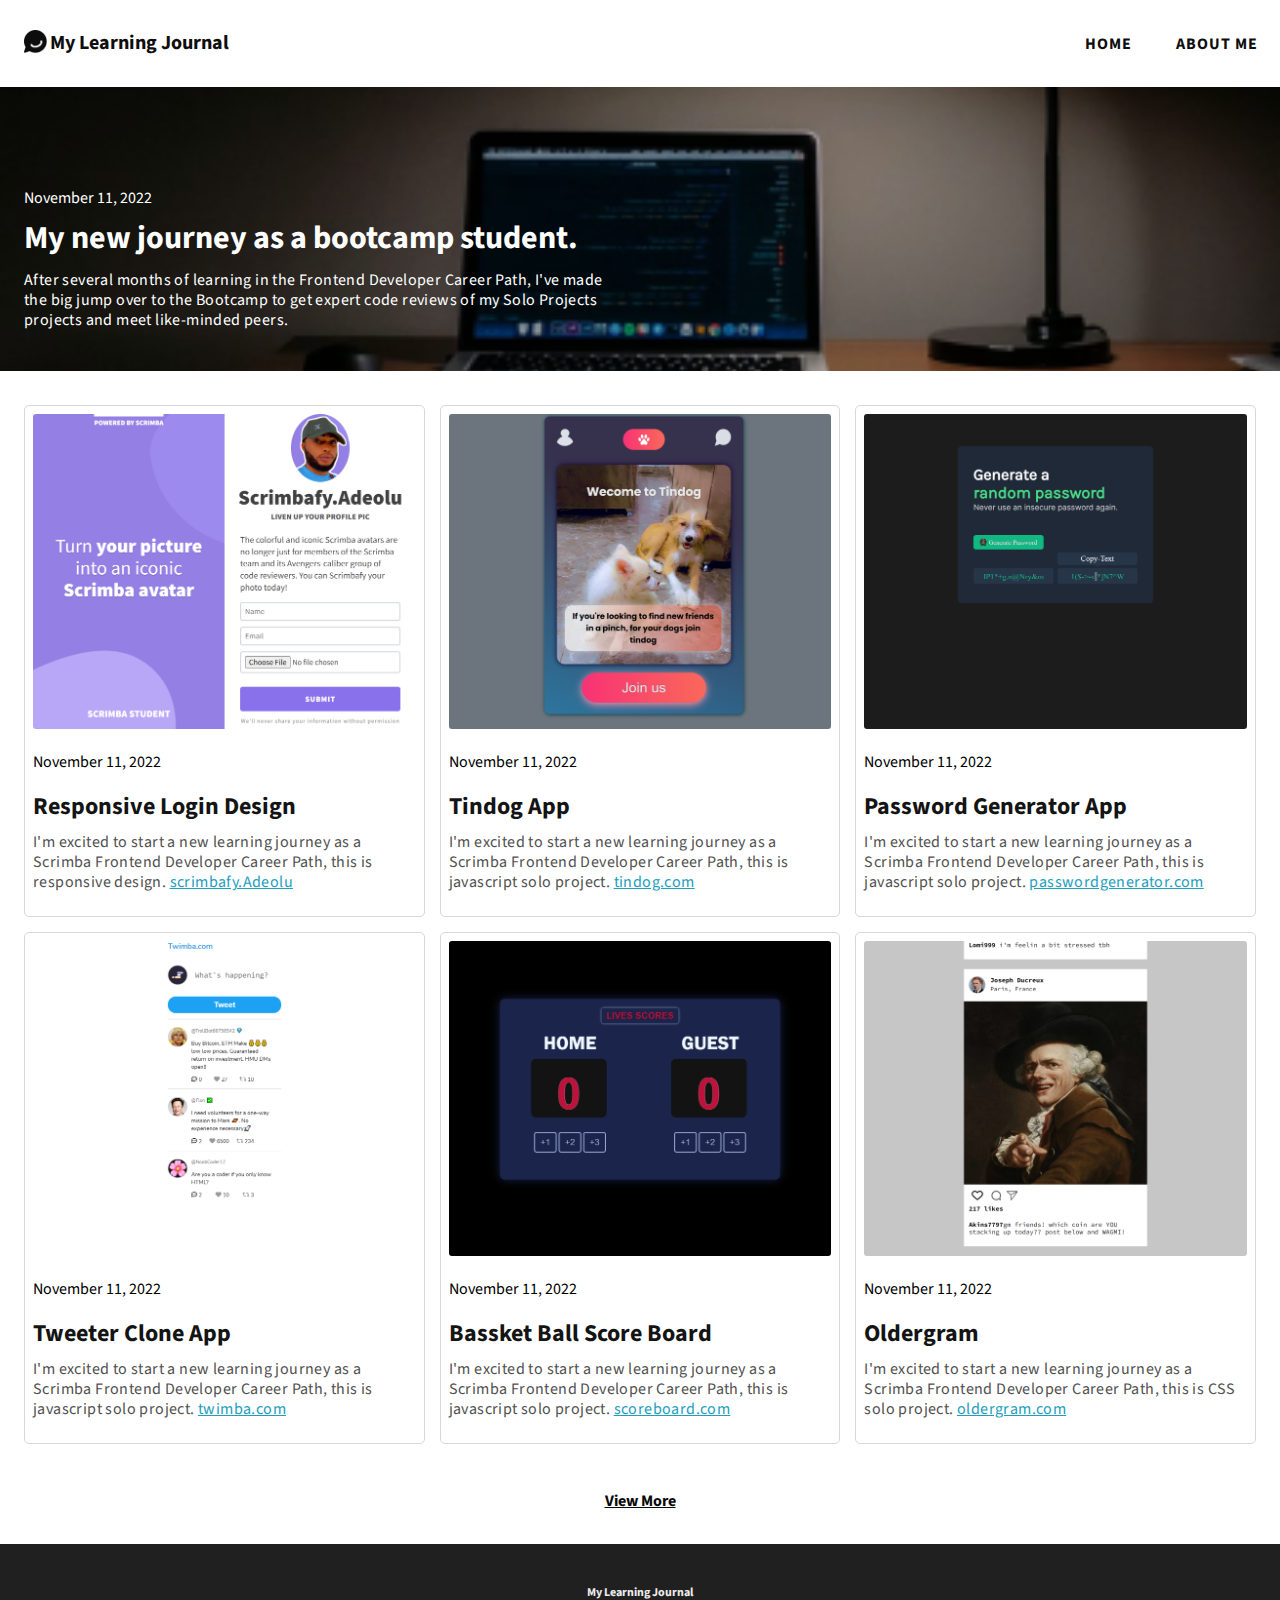
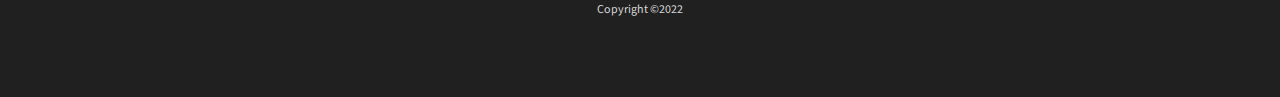
<file: index.html>
<!DOCTYPE html>
<html lang="en">
<head>
    <meta charset="UTF-8">
    <meta http-equiv="X-UA-Compatible" content="IE=edge">
    <meta name="viewport" content="width=device-width, initial-scale=1.0">
    <link rel="stylesheet" href="styles.css">
    <link rel="icon" href="img/favicon.ico" type="image/x-icon">
    <title>Learning Journal</title>
    <link href="https://fonts.googleapis.com/css2?family=Source+Sans+Pro:wght@300;400;700&display=swap" rel="stylesheet">
    <link rel="stylesheet" href="https://cdnjs.cloudflare.com/ajax/libs/font-awesome/6.2.1/css/all.min.css" 
        integrity="sha512-MV7K8+y+gLIBoVD59lQIYicR65iaqukzvf/nwasF0nqhPay5w/9lJmVM2hMDcnK1OnMGCdVK+iQrJ7lzPJQd1w==" 
        crossorigin="anonymous" referrerpolicy="no-referrer"
    >
    
</head>
<body>
    
    <header>
        <div class="logo-con">
            <div class="img-con">
                <img src="img/logo.png" alt="logo" class="logo">
            </div>
            <h1>My Learning Journal</h1>
            <div class="btn-container">
                <span id="open-nav-btn" class="open-nav-btn"><i class="fa-solid fa-bars"></i></span>
            </div>
        </div>
       
        <div class="nav-modal" id="nav-modal">
            <nav>
                <ul>
                    <li><a href="index.html" class="home"><i class="fa-solid fa-house-chimney"></i> home</a></li>
                    <li><a href="user.html"><i class="fa-solid fa-user"></i> about me</a></li>
                </ul>
            </nav>
            <div class="btn-container">
                <span id="close-nav-btn" class="close-nav-btn"><i class="fa-solid fa-xmark"></i></span>
            </div>
            
        </div>
        
    </header>
    <main class="main-content">
        <section>
            <div class="hero-details">
                <div class="hero-con">
                    <p class="date">november 11, 2022</p>
                    <h1 class="hero-text">My new journey as a bootcamp student.</h1>
                    <p class="article-text">
                        After several months of learning
                        in the Frontend Developer Career Path,
                        I've made the big jump over to the Bootcamp
                        to get expert code reviews of my Solo Projects
                        projects and meet like-minded peers.
                    </p>
                </div>
            </div>
        </section>
        <section>
            <div class="article-container">
                <div class="article" id="feed">
                    <img src="img/project1.png" alt="dice-app-img" class="article-img" id="project-img">
                    <p class="date">november 11, 2022</p>
                    <h2 class="article-title">responsive login design</h2>
                    <p class="article-preview-text">
                        I'm excited to start a new learning journey as a
                        Scrimba Frontend Developer Career Path, this is responsive design. 
                        <a href="https://sweet-cocada-997652.netlify.app/" target="_blank"> scrimbafy.Adeolu</a>
                    </p>
                </div>
                <div class="article">
                    <img src="img/project2.png" alt="tindog-app-img" class="article-img" id="project-img">
                    <p class="date">november 11, 2022</p>
                    <h2 class="article-title">tindog app</h2>
                    <p class="article-preview-text">
                        I'm excited to start a new learning journey as a
                        Scrimba Frontend Developer Career Path, this is  javascript solo project.
                        <a href="https://bright-ganache-f2215c.netlify.app/" target="_blank"> tindog.com</a>
                    </p>
    
                </div>
                <div class="article">
                    <img src="img/project3.png" alt="twimba-app-img" class="article-img">
                    <p class="date">november 11, 2022</p>
                    <h2 class="article-title">Password generator app</h2>
                    <p class="article-preview-text">
                        I'm excited to start a new learning journey as a
                        Scrimba Frontend Developer Career Path, this is javascript solo project.
                        <a href="https://password-generator777.netlify.app/" target="_blank"> passwordgenerator.com</a>
                    </p>
                </div>
                <span id="view-more" onclick="viewMoreArticle()" class="view">view more</span>
            </div> 
            <div class="more-blog" id="more-blog">
                    <div class="article">
                        <img src="img/project8.png" alt="dice-app-img" class="article-img">
                        <p class="date">november 11, 2022</p>
                        <h2 class="article-title">tweeter clone app</h2>
                        <p class="article-preview-text">
                            I'm excited to start a new learning journey as a
                            Scrimba Frontend Developer Career Path, this is javascript solo project. 
                            <a href="https://ogbeni-ng.github.io/twitter-clone/" target="_blank"> twimba.com</a>
                        </p>
        
                    </div>
                    <div class="article more">
                        <img src="img/project5.png" alt="tindog-app-img" class="article-img">
                        <p class="date">november 11, 2022</p>
                        <h2 class="article-title">bassket ball score board</h2>
                        <p class="article-preview-text">
                            I'm excited to start a new learning journey as a
                            Scrimba Frontend Developer Career Path, this is javascript solo project.
                            <a href="https://ogbeni-ng.github.io/basketballScoresBoard/" target="_blank"> scoreboard.com</a>
                        </p>
        
                    </div>
                    <div class="article  more">
                        <img src="img/project6.png" alt="twimba-app-img" class="article-img">
                        <p class="date">november 11, 2022</p>
                        <h2 class="article-title">oldergram</h2>
                        <p class="article-preview-text">
                            I'm excited to start a new learning journey as a
                            Scrimba Frontend Developer Career Path, this is CSS solo project.
                            <a href="https://ogbeni-ng.github.io/solo-project-oldergram/" target="_blank"> oldergram.com</a>
                        </p>
        
                    </div>
                </div> 
                <div class="more-con" id="more-articles">
                    <a href="page2.html" class="view-more">view more</a>
                </div>  
        </section>
    </main>
    <footer>
        <h1 class="footer-txt">my learning Journal</h1>
        <p>Copyright ©2022</p>
        <div class="links">
            <a href="https://github.com/OGBENI-NG?tab=repositories"><i class="fa-brands fa-github"></i></a>
            <a href="https://app.netlify.com/teams/ogbeni-ng/sites"><i class="fa-brands fa-battle-net"></i></a>
            <a href="https://twitter.com/MiracleAdeolu"><i class="fa-brands fa-twitter"></i></a>
            <a href="#"><i class="fa-brands fa-linkedin-in"></i></a>
        </div>
    </footer>
    <script src="index.js"></script>
</body>
</html>
</file>
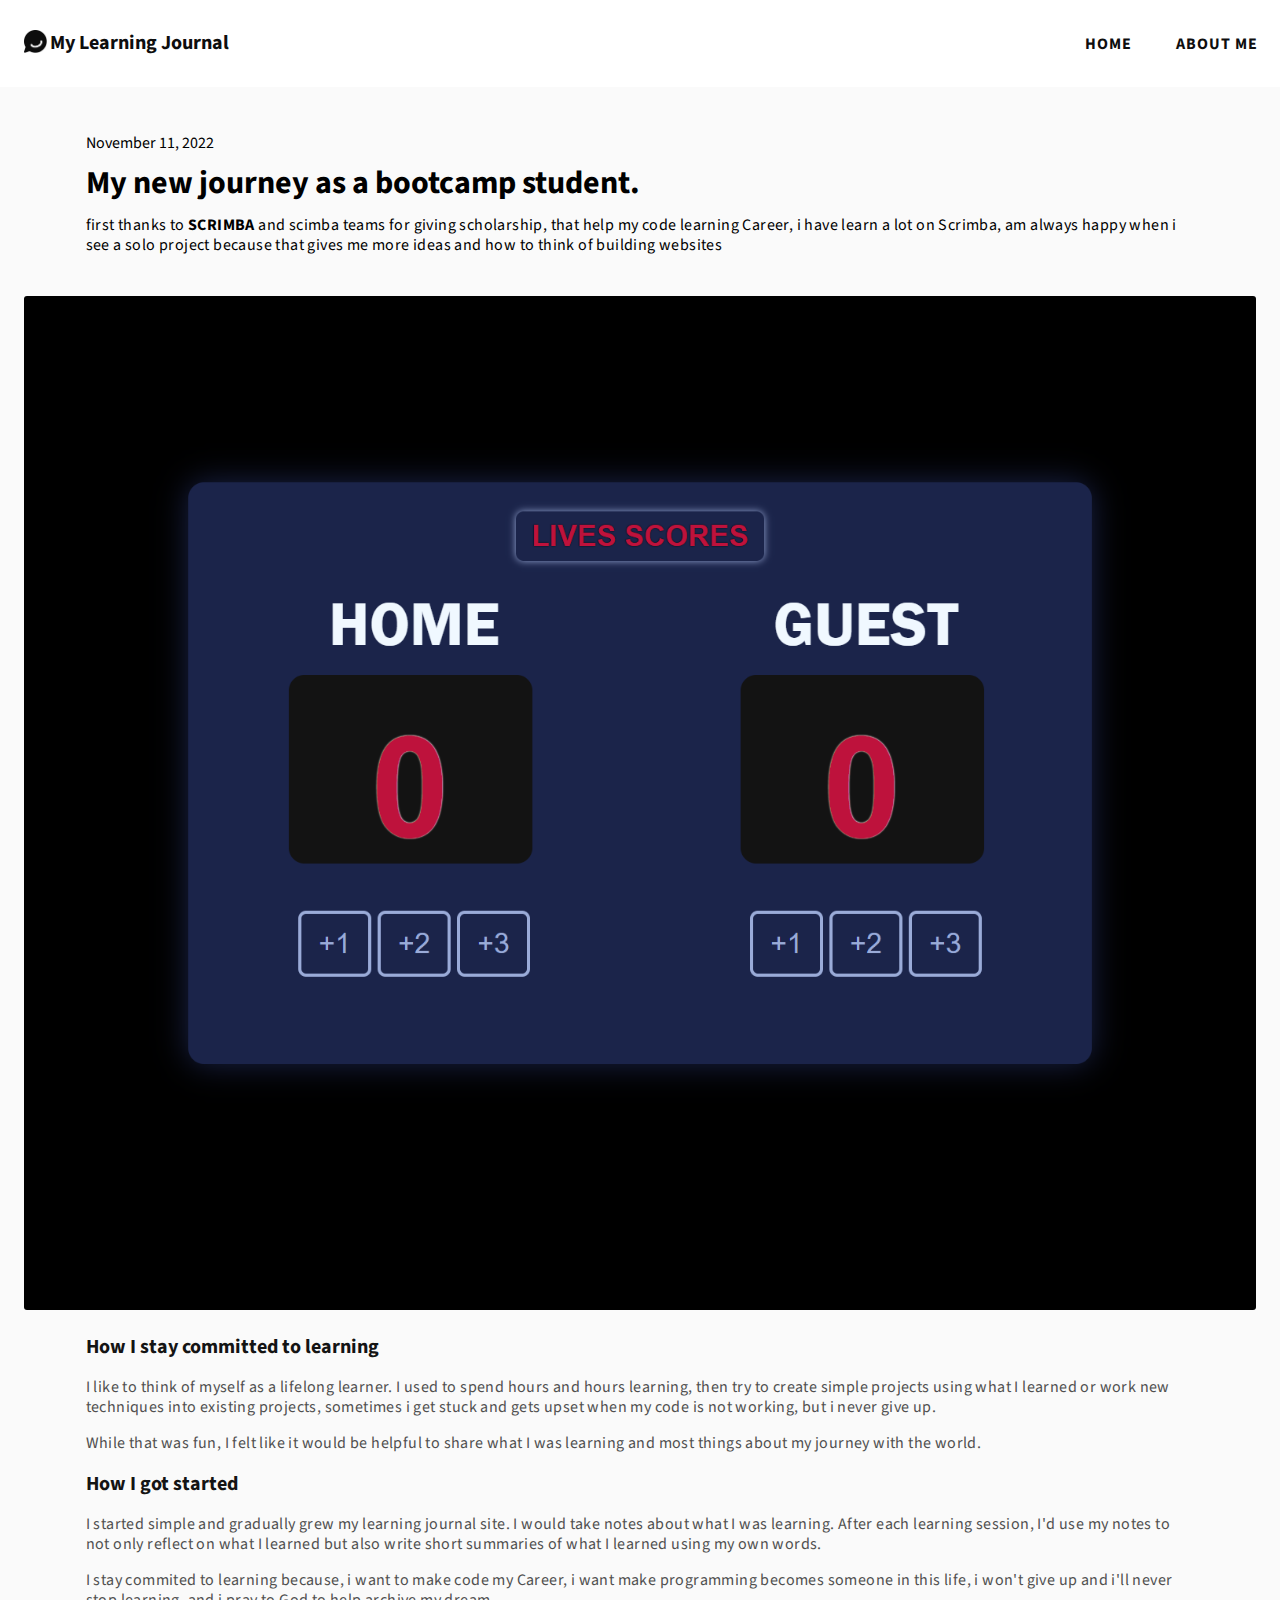
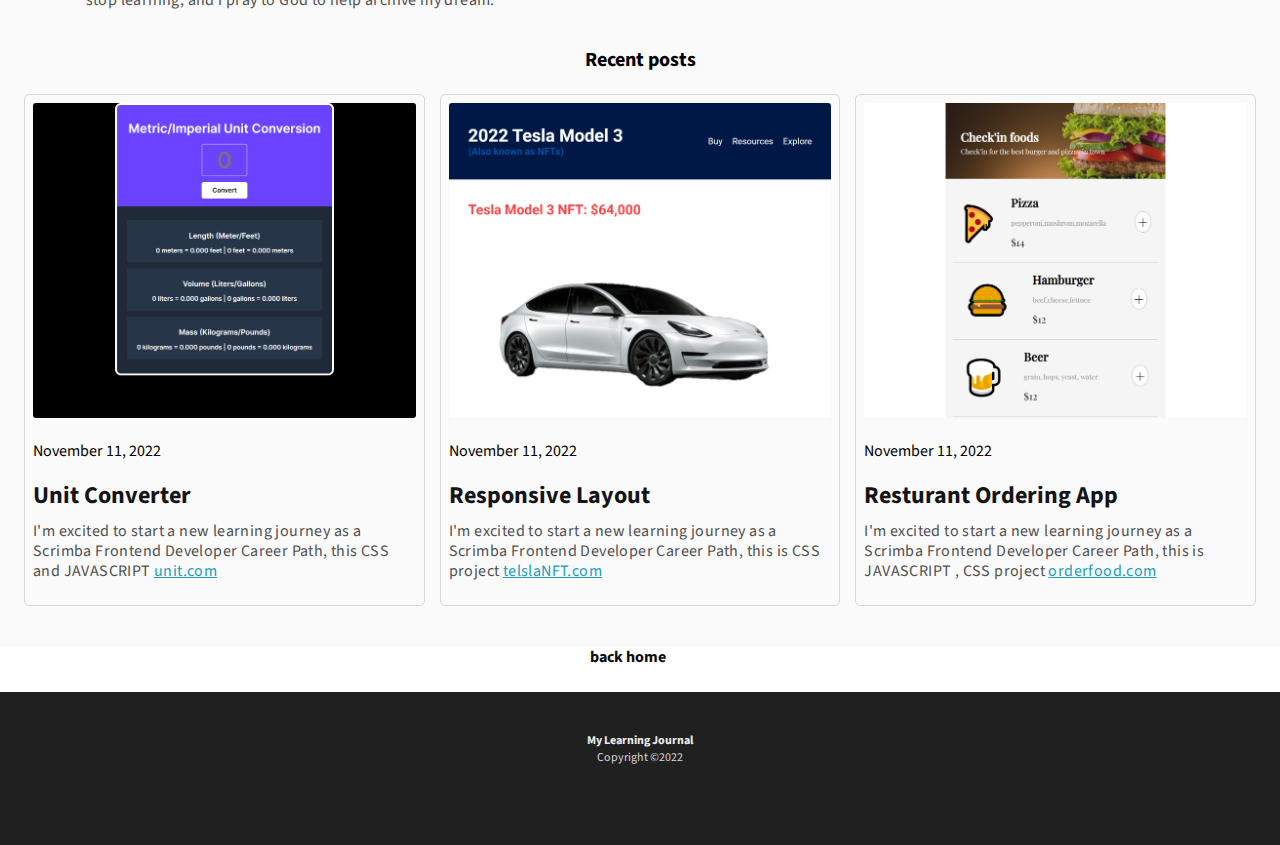
<file: page2.html>
<!DOCTYPE html>
<html lang="en">
<head>
    <meta charset="UTF-8">
    <meta http-equiv="X-UA-Compatible" content="IE=edge">
    <meta name="viewport" content="width=device-width, initial-scale=1.0">
    <link rel="stylesheet" href="styles.css">
    <link rel="icon" href="img/favicon.ico" type="image/x-icon">
    <title>Learning Journal</title>
    <link href="https://fonts.googleapis.com/css2?family=Source+Sans+Pro:wght@300;400;700&display=swap" rel="stylesheet">
    <link rel="stylesheet" href="https://cdnjs.cloudflare.com/ajax/libs/font-awesome/6.2.1/css/all.min.css" 
        integrity="sha512-MV7K8+y+gLIBoVD59lQIYicR65iaqukzvf/nwasF0nqhPay5w/9lJmVM2hMDcnK1OnMGCdVK+iQrJ7lzPJQd1w==" 
        crossorigin="anonymous" referrerpolicy="no-referrer"
    >
    
</head>

<header class="page-two-header">
    <div class="logo-con">
        <div class="img-con">
            <img src="img/logo.png" alt="logo" class="logo">
        </div>
        <h1>My Learning Journal</h1>
        <div class="btn-container">
            <span id="open-nav-btn" class="open-nav-btn"><i class="fa-solid fa-bars"></i></span>
        </div>
    </div>
   
    <div class="nav-modal" id="nav-modal">
        <nav>
            <ul>
                <li><a href="index.html" class="home"><i class="fa-solid fa-house-chimney"></i> home</a></li>
                <li><a href="user.html"><i class="fa-solid fa-user"></i> about me</a></li>
            </ul>
        </nav>
        <div class="btn-container">
            <span id="close-nav-btn" class="close-nav-btn"><i class="fa-solid fa-xmark"></i></span>
        </div>
        
    </div>
</header>
<body>
    <section>
        <div class="details">
            <div class="hero-con page2">
                <p class="date">november 11, 2022</p>
                <h1 class="hero-text">My new journey as a bootcamp student.</h1>
                <p class="article-text">
                    first thanks to <strong>SCRIMBA</strong> and scimba teams for giving scholarship,
                        that help my code learning Career, i have learn a lot on Scrimba,
                        am always happy when i see a solo project because that gives me more ideas and how
                        to think of building websites
                </p>
            </div>
            <img src="img/project5.png" alt="twimba-app-img" class="article-img">
            <div class="article-two-container">
                <h2>How I stay committed to learning</h2>
                <p class="article-two-text">
                    I like to think of myself as a lifelong learner.
                    I used to spend hours and hours learning, then
                    try to create simple projects using what I learned
                    or work new techniques into existing projects, 
                    sometimes i get stuck and gets upset when my code is not working,
                    but i never give up.
                </p>
                <p class="article-two-text">While that was fun, I felt like it would be
                    helpful to share what I was learning and most
                    things about my journey with the world.
                </p>
                <h2>How I got started</h2>
                <p class="article-two-text">
                    I started simple and gradually grew my learning
                    journal site. I would take notes about what I
                    was learning. After each learning session,
                    I'd use my notes to not only reflect on what
                    I learned but also write short summaries of what
                    I learned using my own words.
                </p>
                <p class="article-two-text">
                    I stay commited to learning because,
                    i want to make code my Career,
                    i want make programming becomes someone in this life,
                    i  won't give up and i'll never stop learning, 
                    and i pray to God to help archive my dream.
                </p>
            </div>
            <div class="recent-post-container">
                <span>Recent posts</span>
            </div>
            
            <div class="article-two-recent-post">
                <div class="article article-two">
                    <img src="img/project10.png" alt="unit-converter-app-img" class="article-img">
                    <p class="date">november 11, 2022</p>
                    <h2 class="article-title">unit converter</h2>
                    <p class="article-preview-text">
                        I'm excited to start a new learning journey as a
                        Scrimba Frontend Developer Career Path, this CSS and JAVASCRIPT
                        <a href="https://ogbeni-ng.github.io/unit-converters/" target="_blank"> unit.com</a>
                    </p>
                </div>
                <div class="article article-two">
                    <img src="img/project11.png" alt="responsive-design-app-img" class="article-img">
                    <p class="date">november 11, 2022</p>
                    <h2 class="article-title">responsive layout</h2>
                    <p class="article-preview-text">
                        I'm excited to start a new learning journey as a
                        Scrimba Frontend Developer Career Path, this is CSS project
                        <a href="https://ogbeni-ng.github.io/responsive-layout/" target="_blank"> telslaNFT.com</a>
                    </p>
                </div>
                <div class="article article-two">
                    <img src="img/project9.png" alt="twimba-app-img" class="article-img">
                    <p class="date">november 11, 2022</p>
                    <h2 class="article-title">resturant ordering app</h2>
                    <p class="article-preview-text">
                        I'm excited to start a new learning journey as a
                        Scrimba Frontend Developer Career Path, this is JAVASCRIPT , CSS project
                        <a href="https://dancing-macaron-92379d.netlify.app/" target="_blank"> orderfood.com</a>
                    </p>
                </div>
            </div>
        </div>
        <span class="back-home">
            <a href="index.html"><i class="fa-solid fa-arrow-left-long"></i> back home</a>
        </span>
    </section>
    <footer>
        <h1 class="footer-txt">my learning Journal</h1>
        <p>Copyright ©2022</p>
        <div class="links">
            <a href="https://github.com/OGBENI-NG?tab=repositories"><i class="fa-brands fa-github"></i></a>
            <a href="https://app.netlify.com/teams/ogbeni-ng/sites"><i class="fa-brands fa-battle-net"></i></a>
            <a href="https://twitter.com/MiracleAdeolu"><i class="fa-brands fa-twitter"></i></a>
            <a href="#"><i class="fa-brands fa-linkedin-in"></i></a>
        </div>
    </footer>
    <script src="index.js"></script>
</body>
</file>
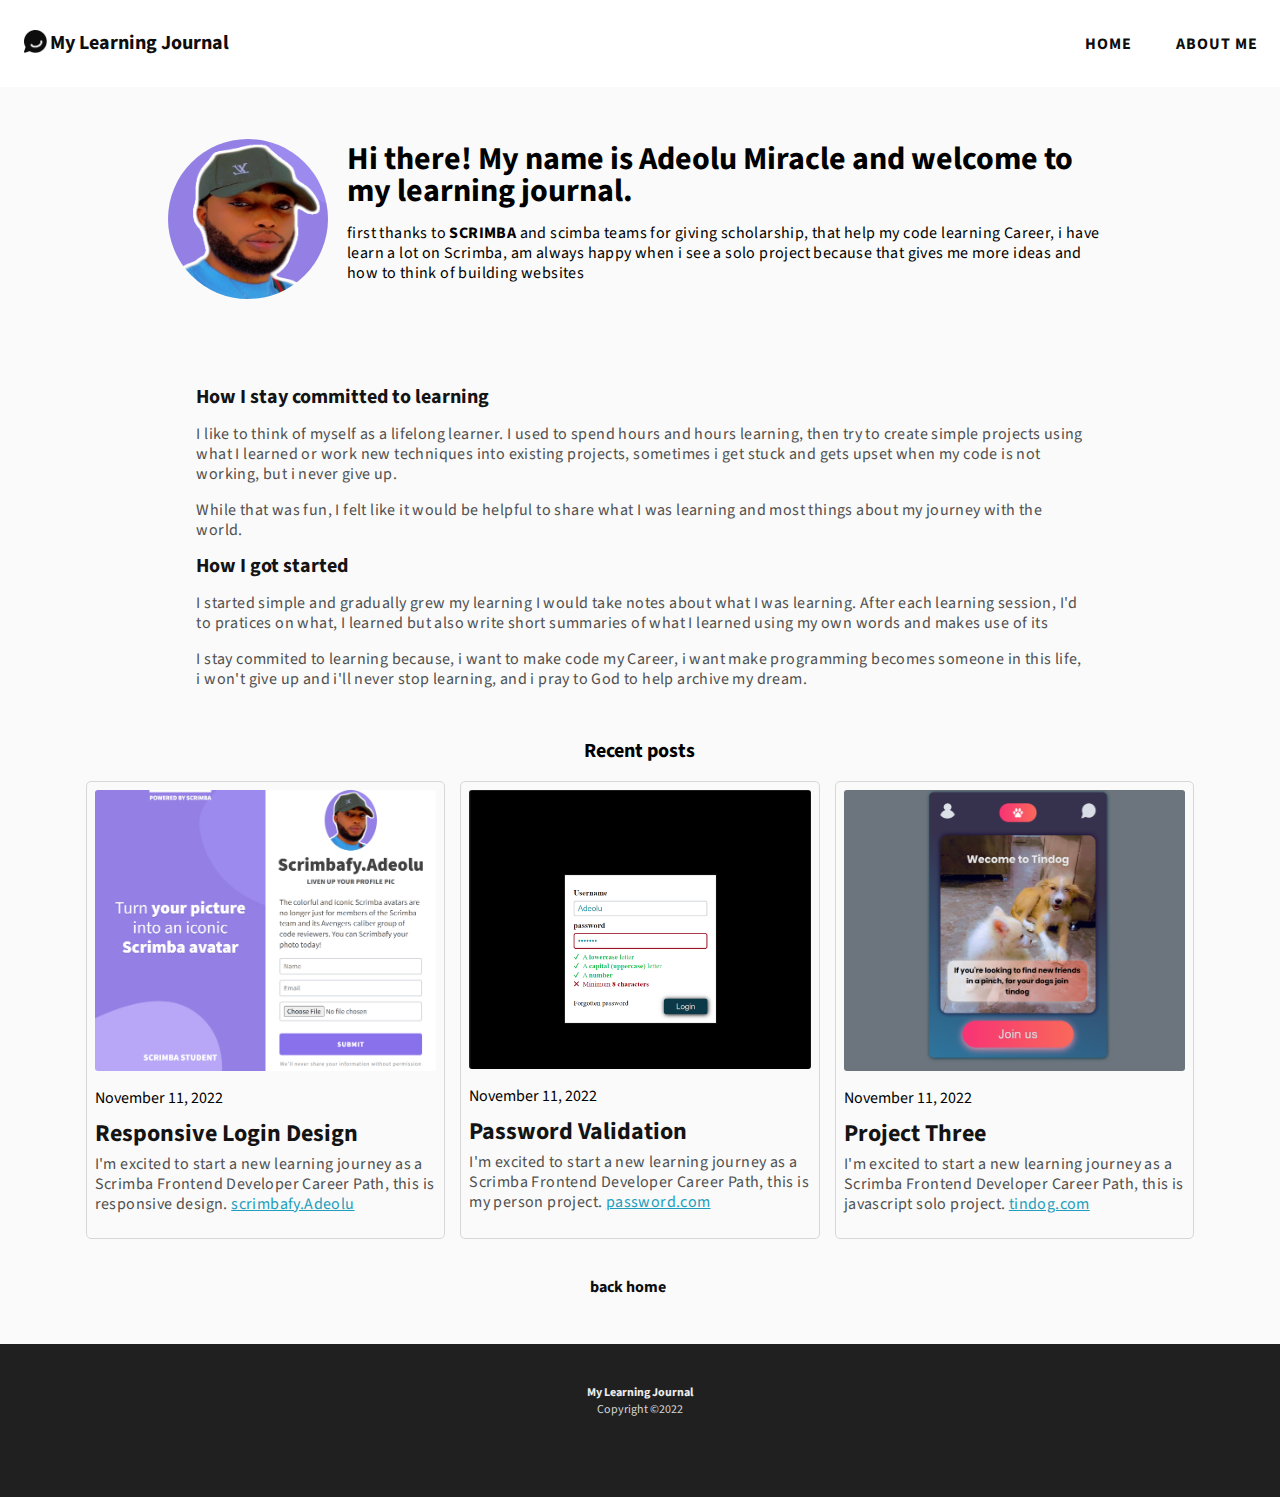
<file: user.html>
<!DOCTYPE html>
<html lang="en">
<head>
    <meta charset="UTF-8">
    <meta http-equiv="X-UA-Compatible" content="IE=edge">
    <meta name="viewport" content="width=device-width, initial-scale=1.0">
    <link rel="stylesheet" href="styles.css">
    <link rel="icon" href="img/favicon.ico" type="image/x-icon">
    
    <title>Learning Journal</title>
    <link href="https://fonts.googleapis.com/css2?family=Source+Sans+Pro:wght@300;400;700&display=swap" rel="stylesheet">
    <link rel="stylesheet" href="https://cdnjs.cloudflare.com/ajax/libs/font-awesome/6.2.1/css/all.min.css" 
        integrity="sha512-MV7K8+y+gLIBoVD59lQIYicR65iaqukzvf/nwasF0nqhPay5w/9lJmVM2hMDcnK1OnMGCdVK+iQrJ7lzPJQd1w==" 
        crossorigin="anonymous" referrerpolicy="no-referrer"
    >
    
</head>
<body>
    <header class="page-two-header">
        <div class="logo-con">
            <div class="img-con">
                <img src="img/logo.png" alt="logo" class="logo">
            </div>
            <h1>My Learning Journal</h1>
            <div class="btn-container">
                <span id="open-nav-btn" class="open-nav-btn"><i class="fa-solid fa-bars"></i></span>
            </div>
        </div>
       
        <div class="nav-modal" id="nav-modal">
            <nav>
                <ul>
                    <li><a href="index.html" class="home"><i class="fa-solid fa-house-chimney"></i> home</a></li>
                    <li><a href="user.html"><i class="fa-solid fa-user"></i> about me</a></li>
                </ul>
            </nav>
            <div class="btn-container">
                <span id="close-nav-btn" class="close-nav-btn"><i class="fa-solid fa-xmark"></i></span>
            </div>
            
        </div>
        
    </header>
    <div class="details">
        <div class="hero-con page2">
            <div class="user">
                <div class="profile-image-container">
                    <img src="img/avatar.png" alt="profile-pics" class="profile-pics">
                </div>
                <div class="profile-details-container user-details-container">
                    <h1 class="hero-text">Hi there! My name is Adeolu Miracle and welcome to my learning journal.</h1>
                    <p class="article-text">
                        first thanks to <strong>SCRIMBA</strong> and scimba teams for giving scholarship,
                        that help my code learning Career, i have learn a lot on Scrimba,
                        am always happy when i see a solo project because that gives me more ideas and how
                        to think of building websites
                        
                    </p>
                </div>
            </div>
            
            <div class="article-two-container user-article-container">
                <h2>How I stay committed to learning</h2>
                <p class="article-two-text">
                    I like to think of myself as a lifelong learner.
                    I used to spend hours and hours learning, then
                    try to create simple projects using what I learned
                    or work new techniques into existing projects, 
                    sometimes i get stuck and gets upset when my code is not working,
                    but i never give up.
                </p>
                <p class="article-two-text">While that was fun, I felt like it would be
                    helpful to share what I was learning and most
                    things about my journey with the world.
                </p>
                <h2>How I got started</h2>
                <p class="article-two-text">
                    I started simple and gradually grew my learning
                    I would take notes about what I
                    was learning. After each learning session,
                    I'd to pratices on what, 
                    I learned but also write short summaries of what
                    I learned using my own words and makes use of its 
                </p>
                <p class="article-two-text"> I stay commited to learning because,
                    i want to make code my Career,
                    i want make programming becomes someone in this life,
                    i  won't give up and i'll never stop learning, 
                    and i pray to God to help archive my dream.
                </p>
            </div>
            <div class="recent-post-container">
                <span>Recent posts</span>
            </div>
            
            <div class="article-two-recent-post">
                <div class="article article-two">
                    <img src="img/project1.png" alt="responsive-design-app-img" class="article-img">
                    <p class="date">november 11, 2022</p>
                    <h2 class="article-title">responsive login design</h2>
                    <p class="article-preview-text">
                        I'm excited to start a new learning journey as a
                        Scrimba Frontend Developer Career Path, this is responsive design. 
                        <a href="https://sweet-cocada-997652.netlify.app/" target="_blank"> scrimbafy.Adeolu</a>
                    </p>
                </div>
                <div class="article article-two">
                    <img src="img/project7.png" alt="password-verification-app-img" class="article-img">
                    <p class="date">november 11, 2022</p>
                    <h2 class="article-title">password validation</h2>
                    <p class="article-preview-text">
                        I'm excited to start a new learning journey as a
                        Scrimba Frontend Developer Career Path, this is my person project.
                        <a href="https://dreamy-syrniki-b0beb6.netlify.app/" target="_blank"> password.com</a>
                    </p>
                </div>
                <div class="article article-two">
                    <img src="img/project2.png" alt="tindog-app-img" class="article-img">
                    <p class="date">november 11, 2022</p>
                    <h2 class="article-title">project three</h2>
                    <p class="article-preview-text">
                        I'm excited to start a new learning journey as a
                        Scrimba Frontend Developer Career Path, this is  javascript solo project.
                        <a href="https://bright-ganache-f2215c.netlify.app/" target="_blank"> tindog.com</a>
                    </p>
                </div>
            </div>
            <span class="back-home">
                <a href="index.html"><i class="fa-solid fa-arrow-left-long"></i> back home</a>
            </span>
        </div>
        
    </div>
    <footer>
        <h1 class="footer-txt">my learning Journal</h1>
        <p>Copyright ©2022</p>
        <div class="links">
            <a href="https://github.com/OGBENI-NG?tab=repositories"><i class="fa-brands fa-github"></i></a>
            <a href="https://app.netlify.com/teams/ogbeni-ng/sites"><i class="fa-brands fa-battle-net"></i></a>
            <a href="https://twitter.com/MiracleAdeolu"><i class="fa-brands fa-twitter"></i></a>
            <a href="#"><i class="fa-brands fa-linkedin-in"></i></a>
        </div>
    </footer>
    <script src="index.js"></script>
</body>
</file>
<file: styles.css>
*,
*::after,
*::before {
    box-sizing: border-box;
}

html {
    scroll-behavior: smooth;
}

body {
    font-family: 'Source Sans Pro', sans-serif;
    margin: 0;
    padding: 0;
}

.logo {
    width: 23px;
    height: 23px; 
}

header {
    padding: 1em 1.2em 1em 1.5em;
    background-color: #FFFFFF;
    color: #0E0E0E;

}

.img-con {
    z-index: 1;
   position: absolute;
   margin-top: .9em;

}


.open-nav-btn,
.close-nav-btn {
   border: none;
   font-weight: 900;
   font-size: 1.8rem;
   background: #FFFFFF;
   height: 40px;
   width: 40px;
   cursor: pointer;
}


.close-nav-btn {
    position:absolute;
    top: 0;
    right: 0;
    margin-right: .2em;
    margin-top: .8em;
}

.close-nav-btn:hover {
    color: #d00000;
    opacity: 1;
    
}

.open-nav-btn:hover {
    color: tomato;
    opacity: 1;
   
}

.nav-modal {
    display: none;
    background-color: #FFFFFF;
}



nav ul {
    list-style: none;
    padding-left: 0;
    margin-top: .5em;
    
}

ul li  {
    margin-bottom: .5em;
    padding-bottom: .5em ;
    position: relative;
    padding-left: 0;

}

ul li:first-child {
    border-bottom: 1.5px dotted #8497AC;
}

nav a {
    text-decoration: none;
    color: #0E0E0E;
    font-weight: 700;
    text-transform: uppercase;
    letter-spacing: 1px;
    
}



nav a:hover,
nav a:focus {
    color: tomato;
}

.hero-details,
.logo-con {
    display: flex;
}

.hero-details {
    background-image: url("img/article-image-hero.png");
    background-size: cover;
    background-position: center;
    color: #FFFFFF;
    width: 100%;
}

.article {
    border: 1.5px solid #D7D7D7;
    padding: .5em;
    border-radius: 5px;
}

.hero-details, 
.details {
    padding: 0 1.5em;
}


.logo-con {
    justify-content: space-between;
    align-items: baseline;
}

.logo-con h1 {
    font-size: 1.25rem;
    margin-left: 1.3em;
    
}

.date, 
.article-date {
    text-transform: capitalize;
    font-size: 1rem;
    font-weight: 400;

}

.hero-con {
    padding: 5.44em 0 1.56em;
    line-height: 1;
    justify-content: center;
    
}

.page2 {
    padding-top: 0;
}

.article-two-container h2 {
    font-size: 1.25rem;
    font-weight: 700;
    color: #141414;
}

.hero-text {
    margin: 0;
    padding: 0;
    font-weight: 700;
    font-size: 2rem;
}

.article-date, 
.article-title, 
.article-preview-text {
    margin: 0;
    margin-top: .5em;
}

.article-title {
    font-size: 1.5rem;
    text-transform: capitalize;
    color: #141414;

}

.recent-post-container {
    padding: 1em;
    text-align: center;
    font-size: 1.25rem;
    font-weight: 700;
    display: block;
    margin-bottom: -2em;

}

.article-two {
    margin: 2.5em 0;
}

.article-text, 
.article-preview-text,
.article-two-text {
    font-weight: 400;
    line-height: 20px;
    font-size: 1rem;
    letter-spacing: .4px;
    
}

.article-preview-text a {
    font-size: 1em;
    color: #219ebc;
}

.article-preview-text a:hover,
.article-preview-text a:active {
    text-decoration: none;
    
    color: tomato;
}

.article-two-text, 
.article-preview-text {
    color: #505050;
}

.article-preview-text {
    margin-bottom: 1em;
}


.profile-details-container {
    width: 100%;
    max-width: 351px;
}


.article-img {
    width: 100%;
    border-radius: 3px;
    object-fit: cover;
    align-self: center;

}

.profile-image-container {
   padding: 1.25em 0;
}

.profile-pics {
    border-radius: 50%;
    width: 160px;
    height: 160px;
}



.article-container, 
.more-blog {
    padding: 2.125em 1.5em;
    display: grid;
    grid-template-columns: repeat(autofill, minmax(200px, 1fr));
    grid-gap: 15px;
    align-self: center;
    justify-self: center;
}

.hiddenn {
    display: none;
} 


.more-blog {
   margin-top: -3.3em;
   display: none;
}

.more {
    margin-top: 1em;
}



.view-more, .view{
    grid-row: 7;
    width: 80px;
    margin: 0 auto;
    display: block;
    margin-top: -1.25em;


}

.view, 
.view-more {
    color: #090909;
    font-weight: 700;
    text-transform: capitalize;
    text-align: center;
    cursor: pointer;
    text-decoration: underline;
}



.more-con  {
    display: none;
    padding: 2em 0 ;
}


.view-more:hover, 
.view:hover,
.links a:hover, 
.back-home a:hover {
    color: tomato;
}




footer {
    background-color: #202020;
    padding: 2.5em 0;
    text-align: center;
    
}

footer h1, p {
    font-size: .75rem;
}

footer h1 {
    font-weight: 700;
    color: #ECECEC;
    text-transform: capitalize;
    padding: 0;
    margin: 0;
    

}

footer p {
    color: #D7D7D7;
    display: block;
    font-weight: 400;
    margin: 0;
    
   
}

.links {
   margin-top: .7em;
}



.links a {
    font-size: 1.25rem;
    color: #D7D7D7;
    padding: .5em;
    
}

.back-home {
    display: block;
    width: 100px;
    margin: 0 auto;
    margin: 0 auto 1.5em;
   
}

.back-home a {
    font-weight: 700;
    text-decoration: none;
    color: #0E0E0E;
}



@media (min-width: 678px) {
    html {
        scroll-behavior: smooth;
    }

    .article-container, 
    .article-two-recent-post, 
    .more-blog{
        justify-self: center;
        align-self: baseline;
        display: grid;
        grid-template-columns: repeat(3, minmax(220px, 1fr));
       
    }

    .article-two-recent-post, 
    .more-blog {
        grid-gap: 15px;
    }

    .view {
        display: none;
    }

    .open-nav-btn, 
    .close-nav-btn {
        display: none;
    }

    .nav-modal {
        display: inline-block;
    }

    header, ul {
        display: flex;
        justify-content: space-between;
        align-items: baseline;
        margin-bottom: 0;
    }

    .page-two-header {
        padding-bottom: 1em;
    }


    ul li {
        border: none;
        margin-left: 2.5em;
        padding-right: .2em;
       
    }
    ul li:first-child {
        border-bottom: none;
    }

    .hero-con {
        max-width: 600px;
    } 



    .article-two-container, 
    .page2 {
        width: 90%;
        max-width: inherit;
        margin: 0 auto;
    }

    .user-article-container {
        width: 80%;
        margin: 0 auto;
        padding: 3em 0 1em;
    }

    .page2 {
        padding-top: 2em;
    }

    .user {
        display: flex;
        align-items: center;
        justify-content: center;
    }
    
    .user-details-container {
        width: 80%;
        max-width: 765px;
        margin-left: 1.2em;
    }

    .details {
        background: #FAFAFA;
    }

    .more-con {
       display: block;
       width: 150px;
       margin: 0 auto;
       padding-bottom: 2em;
    }

    .more {
        margin-top: 0;
    }

}
</file>
